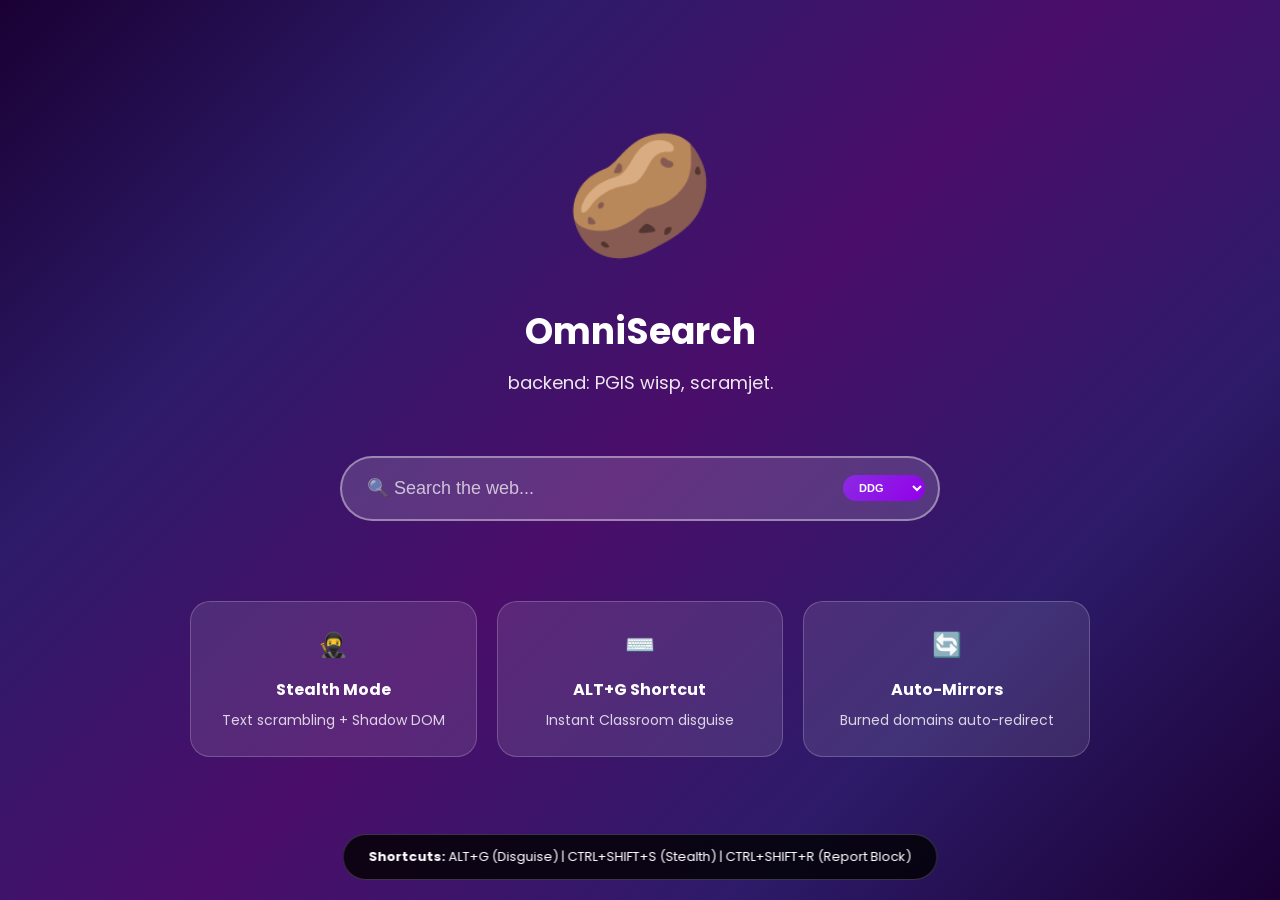
<file: NT.html>
<!DOCTYPE html>
<html lang="en">

<head>
  <meta charset="UTF-8">
  <title>OmniSearch</title>
  <link rel="stylesheet" href="https://cdnjs.cloudflare.com/ajax/libs/font-awesome/6.4.0/css/all.min.css">
  <link rel="stylesheet" href="/style.css">
<link href="https://fonts.googleapis.com/css2?family=Poppins:wght@300;400;500;600;700&display=swap" rel="stylesheet">

 <style>
    .loader {
      position: fixed;
      inset: 0;
      background: rgba(0, 0, 0, 0.9);
      display: none;
      align-items: center;
      justify-content: center;
      z-index: 100;
    }

    .loader.show {
      display: flex;
    }

    .spinner {
      width: 32px;
      height: 32px;
      border: 2px solid #1f1f1f;
      border-top-color: #ffffff;
      border-radius: 50%;
      animation: spin 0.8s linear infinite;
    }

    @keyframes spin {
      to {
        transform: rotate(360deg);
      }
    }



   

* { margin: 0; padding: 0; box-sizing: border-box; }
body {
  font-family: 'Poppins', sans-serif;
  background: linear-gradient(135deg, #1a0033 0%, #2d1b69 25%, #4a0e6a 50%, #2d1b69 75%, #1a0033 100%);
  color: white;
  min-height: 100vh;
  overflow: hidden;
}






.content-view {
  display: none;
  width: 100%;
  height: 100%;
  position: absolute;
  top: 0;
  left: 0;
}

.content-view.active { display: block; }

.new-tab-page {
  display: flex;
  flex-direction: column;
  align-items: center;
  justify-content: center;
  padding: 40px;
  text-align: center;
  overflow-y: auto;
  height: 100%;
}

.search-container {
  position: relative;
  width: 100%;
  max-width: 600px;
  margin: 40px 0;
}

.main-search-input {
  width: 100%;
  height: 65px;
  padding: 0 70px 0 25px;
  border: 2px solid rgba(255, 255, 255, 0.4);
  border-radius: 35px;
  background: rgba(255, 255, 255, 0.15);
  color: white;
  font-size: 18px;
  font-weight: 500;
  transition: all 0.3s;
}

.main-search-input:focus {
  outline: none;
  border-color: #8a2be2;
  box-shadow: 0 0 20px rgba(138, 43, 226, 0.3);
}

.main-search-input::placeholder { color: rgba(255, 255, 255, 0.7); }

.search-icon {
  position: absolute;
  right: 15px;
  top: 50%;
  transform: translateY(-50%);
  width: 45px;
  height: 45px;
  background: linear-gradient(135deg, #8a2be2, #9300ea);
  border-radius: 50%;
  display: flex;
  align-items: center;
  justify-content: center;
  cursor: pointer;
  font-size: 20px;
  transition: all 0.3s;
}

.search-icon:hover {
  transform: translateY(-50%) scale(1.1);
  box-shadow: 0 5px 20px rgba(138, 43, 226, 0.5);
}

.features-grid {
  display: grid;
  grid-template-columns: repeat(auto-fit, minmax(280px, 1fr));
  gap: 20px;
  max-width: 900px;
  margin: 40px 0;
  width: 100%;
}

.feature-card {
  background: rgba(255, 255, 255, 0.1);
  border-radius: 20px;
  padding: 25px;
  border: 1px solid rgba(255, 255, 255, 0.2);
  transition: all 0.3s;
  cursor: pointer;
}

.feature-card:hover {
  transform: translateY(-5px);
  background: rgba(255, 255, 255, 0.15);
  box-shadow: 0 10px 30px rgba(138, 43, 226, 0.3);
}

.search-results-container {
  padding: 40px 20px 100px;
  overflow-y: auto;
  height: 100%;
}

.results-header {
  background: rgba(0, 0, 0, 0.5);
  padding: 15px 20px;
  border-radius: 15px;
  margin-bottom: 30px;
  display: flex;
  align-items: center;
  justify-content: space-between;
  flex-wrap: wrap;
  gap: 15px;
}

.back-btn {
  background: linear-gradient(135deg, #8a2be2, #9300ea);
  color: white;
  border: none;
  padding: 10px 20px;
  border-radius: 20px;
  cursor: pointer;
  font-weight: 600;
  transition: all 0.3s;
}

.back-btn:hover {
  transform: scale(1.05);
  box-shadow: 0 5px 15px rgba(138, 43, 226, 0.4);
}

.result-item {
  background: rgba(255, 255, 255, 0.1);
  border-radius: 20px;
  padding: 25px;
  margin: 25px 0;
  cursor: pointer;
  transition: all 0.3s;
  border: 1px solid rgba(255, 255, 255, 0.1);
}

.result-item:hover {
  background: rgba(255, 255, 255, 0.15);
  transform: translateX(5px);
  border-color: #8a2be2;
}

.result-title {
  font-size: 18px;
  font-weight: 600;
  color: #a78bfa;
  margin-bottom: 8px;
}

.result-url {
  color: rgba(255, 255, 255, 0.8);
  font-family: 'Courier New', monospace;
  font-size: 14px;
  margin-bottom: 12px;
  opacity: 0.9;
}

.result-snippet {
  color: rgba(255, 255, 255, 0.9);
  font-size: 14px;
  line-height: 1.6;
}

.result-score {
  display: inline-block;
  background: rgba(138, 43, 226, 0.3);
  padding: 4px 10px;
  border-radius: 12px;
  font-size: 12px;
  margin-top: 8px;
  font-weight: 600;
}

.proxy-frame {
  width: 100%;
  height: 100%;
  border: none;
  background: white;
}

.loading-overlay {
  position: absolute;
  top: 0;
  left: 0;
  width: 100%;
  height: 100%;
  background: rgba(0, 0, 0, 0.7);
  display: flex;
  flex-direction: column;
  align-items: center;
  justify-content: center;
  z-index: 1000;
}

.loading-spinner {
  width: 60px;
  height: 60px;
  border: 4px solid rgba(255, 255, 255, 0.3);
  border-top: 4px solid #8a2be2;
  border-radius: 50%;
  animation: spin 1s linear infinite;
}

@keyframes spin {
  to { transform: rotate(360deg); }
}

.settings-modal {
  display: none;
  position: fixed;
  top: 0;
  left: 0;
  width: 100%;
  height: 100%;
  background: rgba(0, 0, 0, 0.8);
  z-index: 10000;
  align-items: center;
  justify-content: center;
}

.settings-modal.active { display: flex; }

.settings-content {
  background: linear-gradient(135deg, #2d1b69, #4a0e6a);
  border-radius: 30px;
  padding: 40px;
  max-width: 600px;
  width: 90%;
  max-height: 80vh;
  overflow-y: auto;
  box-shadow: 0 20px 60px rgba(0, 0, 0, 0.5);
}

.settings-header {
  display: flex;
  justify-content: space-between;
  align-items: center;
  margin-bottom: 30px;
}

.settings-close {
  background: none;
  border: none;
  color: white;
  font-size: 32px;
  cursor: pointer;
  transition: all 0.3s;
}

.settings-close:hover {
  transform: scale(1.2);
  color: #ff6b6b;
}

.setting-group {
  margin-bottom: 30px;
}

.setting-group h3 {
  margin-bottom: 15px;
  color: #a78bfa;
  font-size: 18px;
}

.setting-option {
  background: rgba(255, 255, 255, 0.1);
  padding: 15px;
  border-radius: 15px;
  margin-bottom: 10px;
  cursor: pointer;
  transition: all 0.3s;
  border: 2px solid transparent;
}

.setting-option:hover {
  background: rgba(255, 255, 255, 0.15);
  transform: translateX(5px);
}

.setting-option.active {
  background: rgba(138, 43, 226, 0.3);
  border-color: #8a2be2;
}

.toggle-switch {
  display: flex;
  align-items: center;
  justify-content: space-between;
  padding: 15px;
  background: rgba(255, 255, 255, 0.1);
  border-radius: 15px;
  margin-bottom: 10px;
}

.switch {
  position: relative;
  width: 50px;
  height: 26px;
  background: rgba(255, 255, 255, 0.3);
  border-radius: 13px;
  cursor: pointer;
  transition: all 0.3s;
}

.switch.active { background: #8a2be2; }

.switch-slider {
  position: absolute;
  top: 3px;
  left: 3px;
  width: 20px;
  height: 20px;
  background: white;
  border-radius: 50%;
  transition: all 0.3s;
}

.switch.active .switch-slider { transform: translateX(24px); }

.mode-badge {
  position: fixed;
  top: 130px;
  right: 20px;
  background: rgba(138, 43, 226, 0.3);
  backdrop-filter: blur(10px);
  padding: 8px 16px;
  border-radius: 20px;
  font-size: 12px;
  z-index: 1000;
  border: 1px solid rgba(255, 255, 255, 0.2);
  font-weight: 600;
}

.notification {
  position: fixed;
  top: 20px;
  right: 20px;
  background: rgba(138, 43, 226, 0.95);
  color: white;
  padding: 15px 25px;
  border-radius: 15px;
  z-index: 99999;
  font-weight: 600;
  box-shadow: 0 10px 30px rgba(0, 0, 0, 0.5);
  max-width: 350px;
  animation: slideIn 0.3s ease-out;
}

@keyframes slideIn {
  from {
    transform: translateX(400px);
    opacity: 0;
  }
  to {
    transform: translateX(0);
    opacity: 1;
  }
}

.disguise-frame {
  width: 100%;
  height: 100%;
  border: none;
  display: none;
}

.disguise-frame.active { display: block; }

.shortcuts-help {
  position: fixed;
  bottom: 20px;
  left: 50%;
  transform: translateX(-50%);
  background: rgba(0, 0, 0, 0.8);
  backdrop-filter: blur(10px);
  padding: 12px 25px;
  border-radius: 30px;
  font-size: 13px;
  z-index: 1000;
  border: 1px solid rgba(255, 255, 255, 0.2);
}

@media (max-width: 768px) {
  .features-grid {
    grid-template-columns: 1fr;
  }
  
  .toolbar {
    flex-wrap: wrap;
    height: auto;
    padding: 10px;
  }
  
  .address-bar-container {
    order: 3;
    width: 100%;
    margin-top: 10px;
  }

}
  #engine {
  padding: 6px 12px;
  background: linear-gradient(135deg, #8a2be2, #9300ea);
  border: none;
  border-radius: 15px;
  color: white;
  font-size: 11px;
  cursor: pointer;
  font-weight: 600;
  transition: all 0.3s;

  position: absolute;
  right: 15px;
  top: 50%;
  transform: translateY(-50%);
  display: flex;
  align-items: center;
  justify-content: center;
}

#engine:hover { background: rgba(255, 255, 255, 0.25); }

   option {
  background: rgba(255, 255, 255, 0.15);
  color: black;
     border: none;
  border-radius: 15px;
}
  </style>
</head>

<body>
  <div class="loader" id="loader">
    <div class="spinner"></div>
  </div>

    <div class="browser-content" id="browserContent">
    <div class="content-view active" id="view-home">
      <div class="new-tab-page">
        <div style="font-size:120px;margin-bottom:20px;">🥔</div>
        <h1 style="font-size:36px;font-weight:700;margin-bottom:10px;">OmniSearch</h1>
        <p style="opacity:0.9;font-size:18px;margin-bottom:20px;" id="modeText">
          backend: PGIS wisp, scramjet.
        </p>

        <div class="search-container">
           <form class="search-box" id="searchForm">
          <input type="text" class="main-search-input" id="searchInput" 
                 placeholder="🔍 Search the web..." autocomplete="off">
           <select id="engine">
      <option value="https://duckduckgo.com/?q=">DDG</option>
      <option value="https://www.google.com/search?q=">Google</option>
      <option value="https://search.brave.com/search?q=">Brave</option>
      <option value="https://www.startpage.com/sp/search?query=">Start</option>
    </select>
        </form>
        </div>



        



        
        <div class="features-grid">
          <div class="feature-card" title="CTRL+SHIFT+S to toggle">
            <div style="font-size:24px;margin-bottom:15px;">🥷</div>
            <p><strong>Stealth Mode</strong></p>
            <p style="font-size:14px;opacity:0.8;margin-top:8px;">
              Text scrambling + Shadow DOM
            </p>
          </div>
          <div class="feature-card" title="ALT+G for instant disguise">
            <div style="font-size:24px;margin-bottom:15px;">⌨️</div>
            <p><strong>ALT+G Shortcut</strong></p>
            <p style="font-size:14px;opacity:0.8;margin-top:8px;">
              Instant Classroom disguise
            </p>
          </div>
          <div class="feature-card">
            <div style="font-size:24px;margin-bottom:15px;">🔄</div>
            <p><strong>Auto-Mirrors</strong></p>
            <p style="font-size:14px;opacity:0.8;margin-top:8px;">
              Burned domains auto-redirect
            </p>
          </div>
        </div>
      </div>

      <!-- Disguise iframes for stealth mode -->
      <iframe class="disguise-frame" id="googleFrame" 
              src="https://www.google.com" loading="lazy"></iframe>
      <iframe class="disguise-frame" id="classroomFrame" 
              src="https://classroom.google.com" loading="lazy"></iframe>
    </div>
  </div>
</div>

<div class="mode-badge" id="modeBadge" style="display:none;">
  🔍 Detecting...
</div>

<div class="shortcuts-help" id="shortcutsHelp">
  <strong>Shortcuts:</strong> ALT+G (Disguise) | CTRL+SHIFT+S (Stealth) | CTRL+SHIFT+R (Report Block)
</div>

<div class="settings-modal" id="settingsModal">
  <div class="settings-content">
    <div class="settings-header">
      <h2>⚙️ Settings</h2>
      <button class="settings-close" id="closeSettings" title="Close">×</button>
    </div>
    
    <div class="setting-group">
      <h3>🏠 Proxy Homepage</h3>
      <div class="setting-option" data-homepage="blank">
        <strong>Blank Page</strong>
        <p style="font-size:13px;opacity:0.8;margin-top:5px;">
          Maximum stealth • URL shows "about:blank"
        </p>
      </div>
      <div class="setting-option" data-homepage="google">
        <strong>Google</strong>
        <p style="font-size:13px;opacity:0.8;margin-top:5px;">
          Disguise as Google homepage
        </p>
      </div>
      <div class="setting-option active" data-homepage="classroom">
        <strong>Google Classroom</strong>
        <p style="font-size:13px;opacity:0.8;margin-top:5px;">
          Classroom disguise (default)
        </p>
      </div>
    </div>

    <div class="setting-group">
      <h3>🛡️ Security Features</h3>
      <div class="toggle-switch" id="stealthToggle">
        <div>
          <strong>Stealth Mode</strong>
          <p style="font-size:13px;opacity:0.8;margin-top:5px;">
            Text scrambling + Shadow DOM protection
          </p>
        </div>
        <div class="switch" data-setting="stealth">
          <div class="switch-slider"></div>
        </div>
      </div>
      <div class="toggle-switch" id="autoMirrorToggle">
        <div>
          <strong>Auto-Mirror</strong>
          <p style="font-size:13px;opacity:0.8;margin-top:5px;">
            Automatically deploy mirrors for burned domains
          </p>
        </div>
        <div class="switch active" data-setting="autoMirror">
          <div class="switch-slider"></div>
        </div>
      </div>
    </div>

    <div class="setting-group">
      <h3>📊 Statistics</h3>
      <div style="background:rgba(255,255,255,0.1);padding:15px;border-radius:15px;">
        <p style="font-size:14px;margin-bottom:8px;">
          <strong>Searches performed:</strong> <span id="searchCount">0</span>
        </p>
        <p style="font-size:14px;margin-bottom:8px;">
          <strong>Domains burned:</strong> <span id="burnedCount">0</span>
        </p>
        <p style="font-size:14px;">
          <strong>Active backend:</strong> <span id="activeBackend">Detecting...</span>
        </p>
      </div>
    </div>

    <div style="background:rgba(255,255,255,0.1);padding:15px;border-radius:15px;margin-top:20px;">
      <p style="font-size:13px;opacity:0.9;">
        💡 <strong>Tip:</strong> Use keyboard shortcuts for quick access. 
        Press CTRL+SHIFT+H to toggle this shortcuts bar.
      </p>
    </div>
  </div>
</div>

  <script>
    const $ = s => document.querySelector(s);
    const nav = url => {
      $('#loader').classList.add('show');
      window.parent?.postMessage({ type: 'navigate', url }, '*');
    };
    // Search
    $('#searchForm').onsubmit = e => {
      e.preventDefault();
      const q = $('#searchInput').value.trim();
      if (q) nav($('#engine').value + encodeURIComponent(q));
    };
  </script>
</body>

</html>
</file>
<file: style.css>
/* Browser Styles */
@import url('https://fonts.googleapis.com/css2?family=Inter:wght@400;500;600&display=swap');  

:root {
    /* Core colors (can be overridden by user settings) */
    --bg: linear-gradient(135deg, #1a0033 0%, #2d1b69 25%, #4a0e6a 50%, #2d1b69 75%, #1a0033 100%);
    --surface: #0f0f0f;
    --surface-hover: #1a1a1a;
    --surface-active: #252525;
    --border: #1f1f1f;
    --border-light: #2a2a2a;

    /* Text */
    --text: #e4e4e7;
    --text-muted: #71717a;
    --text-dim: #52525b;

    /* Accent (customizable) */
    --accent: #ffffff;
    --accent-dim: rgba(255, 255, 255, 0.8);
    --accent-glow: rgba(255, 255, 255, 0.1);

    /* Status colors */
    --success: #22c55e;
    --warning: #f59e0b;
    --error: #ef4444;
    --info: #3b82f6;

    /* Shadows */
    --shadow-sm: 0 1px 2px rgba(0, 0, 0, 0.3);
    --shadow-md: 0 4px 12px rgba(0, 0, 0, 0.4);
    --shadow-lg: 0 8px 24px rgba(0, 0, 0, 0.5);
    --shadow-xl: 0 16px 48px rgba(0, 0, 0, 0.6);

    /* Spacing */
    --space-xs: 4px;
    --space-sm: 8px;
    --space-md: 16px;
    --space-lg: 24px;
    --space-xl: 32px;
    --space-2xl: 48px;

    /* Border radius */
    --radius-sm: 4px;
    --radius-md: 8px;
    --radius-lg: 12px;
    --radius-xl: 16px;
    --radius-full: 9999px;

    /* Transitions */
    --transition-fast: 0.1s ease;
    --transition-normal: 0.2s ease;
    --transition-slow: 0.3s ease;

    /* Z-index layers */
    --z-base: 1;
    --z-dropdown: 100;
    --z-sticky: 500;
    --z-modal: 1000;
    --z-toast: 2000;
    --z-max: 9999;

    /* Typography */
    --font-sans: 'Inter', system-ui, -apple-system, sans-serif;
    --font-mono: 'JetBrains Mono', 'Fira Code', monospace;

    /* Background (customizable) */
    --bg-image: none;
}

*,
*::before,
*::after {
    box-sizing: border-box;
}

body,
html,
#app {
    font-family: 'Poppins';    width: 100vw;
    height: 100vh;
    margin: 0;
    background: var(--bg);
    overflow: hidden;
    color: var(--text);
}

body {
  font-family: 'Poppins', sans-serif;
  background: linear-gradient(135deg, #1a0033 0%, #2d1b69 25%, #4a0e6a 50%, #2d1b69 75%, #1a0033 100%);
  color: white;
  min-height: 100vh;
  overflow: hidden;
}

/* Layout */
.browser-container {
    width: 100%;
    height: 100%;
    display: flex;
    flex-direction: column;
}

/* Tabs */
.tabs {
    height: 50px;
    background: rgba(0, 0, 0, 0.3);
    backdrop-filter: blur(20px);
    display: flex;
    align-items: center;
    padding: 0 20px;
    gap: 4px; 
    flex-shrink: 0;
    border-bottom: 1px solid rgba(255, 255, 255, 0.1);
}

.tabs::-webkit-scrollbar {
    height: 0;
}

.tab {
  display: flex;
  align-items: center;
  gap: 8px;
  padding: 8px 12px;
  background: rgba(255, 255, 255, 0.1);
  border-radius: 20px;
  font-size: 14px;
  cursor: pointer;
  white-space: nowrap;
  transition: all 0.3s;

}

.tab:hover {
    background: rgba(255, 255, 255, 0.15);
}

.tab.active {
    background: rgba(255, 255, 255, 0.2);
}

.tab-favicon {
    width: 20px;
    height: 20px;
    border-radius: 2px;
    flex-shrink: 0;
}

.tab-title {
    flex: 1;
    font-size: 14px;
    font-weight: 400;
    color: white;
    white-space: nowrap;
    overflow: hidden;
    text-overflow: ellipsis;
}

.tab-close {
    font-size: 16px;
    color: white;
    cursor: pointer;
    padding: 2px;
    border-radius: 4px;
    transition: all 0.15s;
    line-height: 1;
}

.tab-close:hover {
    background: rgba(255, 255, 255, 0.1);
    color: var(--text);
}

.new-tab {
  width: 40px;
  height: 40px;
  background: rgba(255, 255, 255, 0.2);
  border: none;
  border-radius: 10px;
  color: white;
  font-size: 16px;
  cursor: pointer;
  transition: all 0.3s;

    
    margin-left: auto;
}

.new-tab:hover {
  background: rgba(255, 255, 255, 0.3);
  transform: scale(1.05);
}

/* Navigation Bar */
.nav {
  height: 70px;
  background: rgba(0, 0, 0, 0.4);
  backdrop-filter: blur(20px);
  display: flex;
  align-items: center;
  padding: 0 20px;
  gap: 15px;
  flex-shrink: 0;
  border-bottom: 1px solid rgba(255, 255, 255, 0.1);
}

.nav button {
  width: 40px;
  height: 40px;
  background: rgba(255, 255, 255, 0.2);
  border: none;
  border-radius: 10px;
  color: white;
  font-size: 16px;
  cursor: pointer;
  transition: all 0.3s;

}

.nav button:hover {
  background: rgba(255, 255, 255, 0.3);
  transform: scale(1.05);
}

/* Address Bar Wrapper */
.address-wrapper {
    flex: 1;
    position: relative;
    display: flex;
    align-items: center;
}

input.bar {
  width: 100%;
  height: 45px;
  padding: 0 120px 0 20px;
  border: 2px solid rgba(255, 255, 255, 0.3);
  border-radius: 25px;
  background: rgba(255, 255, 255, 0.1);
  color: white;
  font-size: 16px;
  transition: all 0.3s;
}

input.bar:focus {
  outline: none;
  border-color: #8a2be2;
  background: rgba(255, 255, 255, 0.15);
}

input.bar::placeholder {
 color: rgba(255, 255, 255, 0.6);}

#home-btn-nav {
    position: absolute;
    right: 4px;
    width: 28px;
    height: 28px;
    background: transparent;
    border: none;
    color: white;
    border-radius: 6px;
    cursor: pointer;
    display: flex;
    align-items: center;
    justify-content: center;
    font-size: 13px;
    padding: 0;
}

#home-btn-nav:hover {
    color: #8a2be2;
}

/* Loading Bar */
.loading-bar-container {
    height: 2px;
    background: transparent;
}

.loading-bar {
    height: 100%;
    width: 0%;
    background: var(--text);
    transition: width 0.2s ease, opacity 0.15s;
}

/* Iframe */
.iframe-container {
    flex: 1;
    position: relative;
    background: var(--bg);
}

.iframe-container iframe {
    width: 100%;
    height: 100%;
    border: none;
    position: absolute;
}

.iframe-container iframe.hidden {
    display: none;
}

.iframe-container iframe.loading {
    filter: blur(15px);
    transition: filter 0.5s ease;
}

.iframe-loading {
    position: absolute;
    inset: 0;
    background: var(--bg);
    display: none;
    align-items: center;
    justify-content: center;
    z-index: 10;
}

.message-container {
    display: flex;
    align-items: center;
    justify-content: center;
    height: 100%;
    width: 100%;
    color: var(--text);
    text-align: center;
    position: absolute;
    top: 0;
    left: 0;
    background: rgba(10, 10, 10, 0.4);
    backdrop-filter: blur(10px);
    -webkit-backdrop-filter: blur(10px);
    z-index: 10;
}

.message-content {
    max-width: 400px;
    padding: 20px;
}

.message-content h1 {
    font-size: 1.25rem;
    font-weight: 600;
    color: var(--text);
    margin-bottom: 8px;
}

.message-content p {
    color: var(--text-muted);
    font-size: 13px;
    word-break: break-all;
}

.spinner {
    border: 2px solid var(--border);
    border-top-color: var(--accent);
    border-radius: 50%;
    width: 32px;
    height: 32px;
    animation: spin 0.8s linear infinite;
    margin: 0 auto 20px;
}

#skip-btn {
    margin-top: 20px;
    padding: 8px 16px;
    background: transparent;
    color: var(--text-muted);
    border: 1px solid var(--border);
    border-radius: 6px;
    cursor: pointer;
    font-size: 13px;
    transition: all 0.15s;
    display: none;
}

#skip-btn:hover {
    border-color: var(--border-light);
    color: var(--text);
}



/* Spinner */
.tab-spinner {
    width: 14px;
    height: 14px;
    border: 2px solid var(--border);
    border-top-color: var(--accent);
    border-radius: 50%;
    animation: spin 0.8s linear infinite;
    flex-shrink: 0;
}

@keyframes spin {
    to {
        transform: rotate(360deg);
    }
}

/* Settings Modal */
.wisp-settings-modal {
    position: fixed;
    inset: 0;
    background: rgba(0, 0, 0, 0.8);
    backdrop-filter: blur(4px);
    display: flex;
    align-items: center;
    justify-content: center;
    z-index: 9999;
}

.wisp-settings-modal.hidden {
    display: none;
}

.settings-card {
    background: var(--surface);
    width: 400px;
    max-width: 90vw;
    border-radius: 12px;
    border: 1px solid var(--border);
    overflow: hidden;
}

.settings-header {
    display: flex;
    justify-content: space-between;
    align-items: center;
    padding: 16px 20px;
    border-bottom: 1px solid var(--border);
}

.settings-header h2 {
    margin: 0;
    font-size: 15px;
    font-weight: 600;
    color: var(--text);
    display: flex;
    align-items: center;
    gap: 10px;
}

.close-btn {
    background: transparent;
    border: none;
    color: var(--text-muted);
    font-size: 18px;
    cursor: pointer;
    padding: 4px;
    border-radius: 4px;
    transition: all 0.15s;
    display: flex;
}

.close-btn:hover {
    color: var(--text);
    background: var(--surface-hover);
}

.settings-content {
    padding: 20px;
    max-height: 50vh;
    overflow-y: auto;
}

.section-title {
    font-size: 11px;
    text-transform: uppercase;
    letter-spacing: 0.05em;
    color: var(--text-muted);
    margin-bottom: 12px;
    font-weight: 600;
}

.server-list {
    display: flex;
    flex-direction: column;
    gap: 6px;
    margin-bottom: 20px;
}

.wisp-option {
    display: flex;
    flex-direction: column;
    gap: 4px;
    padding: 12px;
    background: var(--bg);
    border: 1px solid var(--border);
    border-radius: 8px;
    cursor: pointer;
    transition: all 0.15s;
}

.wisp-option:hover {
    border-color: var(--border-light);
}

.wisp-option.active {
    border-color: var(--accent);
    background: rgba(59, 130, 246, 0.1);
}

.wisp-option-header {
    display: flex;
    justify-content: space-between;
    align-items: center;
}

.wisp-option-name {
    font-size: 13px;
    font-weight: 500;
    color: var(--text);
    display: flex;
    align-items: center;
}

.wisp-option-url {
    font-family: 'Consolas', monospace;
    font-size: 11px;
    color: var(--text-muted);
}

.server-status {
    display: flex;
    align-items: center;
    gap: 6px;
}

.ping-text {
    font-family: 'Consolas', monospace;
    font-size: 11px;
    color: var(--text-muted);
}

.status-indicator {
    width: 6px;
    height: 6px;
    border-radius: 50%;
    background: var(--text-muted);
}

.status-indicator.status-success {
    background: #22c55e;
}

.status-indicator.status-error {
    background: #ef4444;
}

.custom-input-group {
    display: flex;
    gap: 8px;
}

.custom-input-group input {
    flex: 1;
    height: 36px;
    padding: 0 12px;
    background: var(--bg);
    border: 1px solid var(--border);
    border-radius: 6px;
    color: var(--text);
    font-family: 'Consolas', monospace;
    font-size: 12px;
    outline: none;
    transition: all 0.15s;
}

.custom-input-group input:focus {
    border-color: var(--accent);
}

.custom-input-group button {
    height: 36px;
    padding: 0 14px;
    background: var(--accent);
    border: none;
    border-radius: 6px;
    color: #fff;
    cursor: pointer;
    transition: opacity 0.15s;
}

.custom-input-group button:hover {
    opacity: 0.9;
}

.settings-footer {
    padding: 12px 20px;
    border-top: 1px solid var(--border);
    color: var(--text-muted);
    font-size: 12px;
}

.delete-wisp-btn {
    background: transparent;
    border: none;
    color: var(--text-muted);
    cursor: pointer;
    padding: 4px;
    margin-left: 6px;
    transition: color 0.15s;
}

.delete-wisp-btn:hover {
    color: #ef4444;
}

/* Toggle Switch */
.toggle-switch {
    width: 40px;
    height: 20px;
    background: var(--border);
    border-radius: 10px;
    position: relative;
    cursor: pointer;
    transition: background 0.2s;
}

.toggle-switch.active {
    background: var(--accent);
}

.toggle-knob {
    width: 16px;
    height: 16px;
    background: white;
    border-radius: 50%;
    position: absolute;
    top: 2px;
    left: 2px;
    transition: transform 0.2s;
}

.toggle-switch.active .toggle-knob {
    transform: translateX(20px);
}

.flex {
    display: flex;
}


tab-default-icon
{
    font-size:20px;
}
</file>
